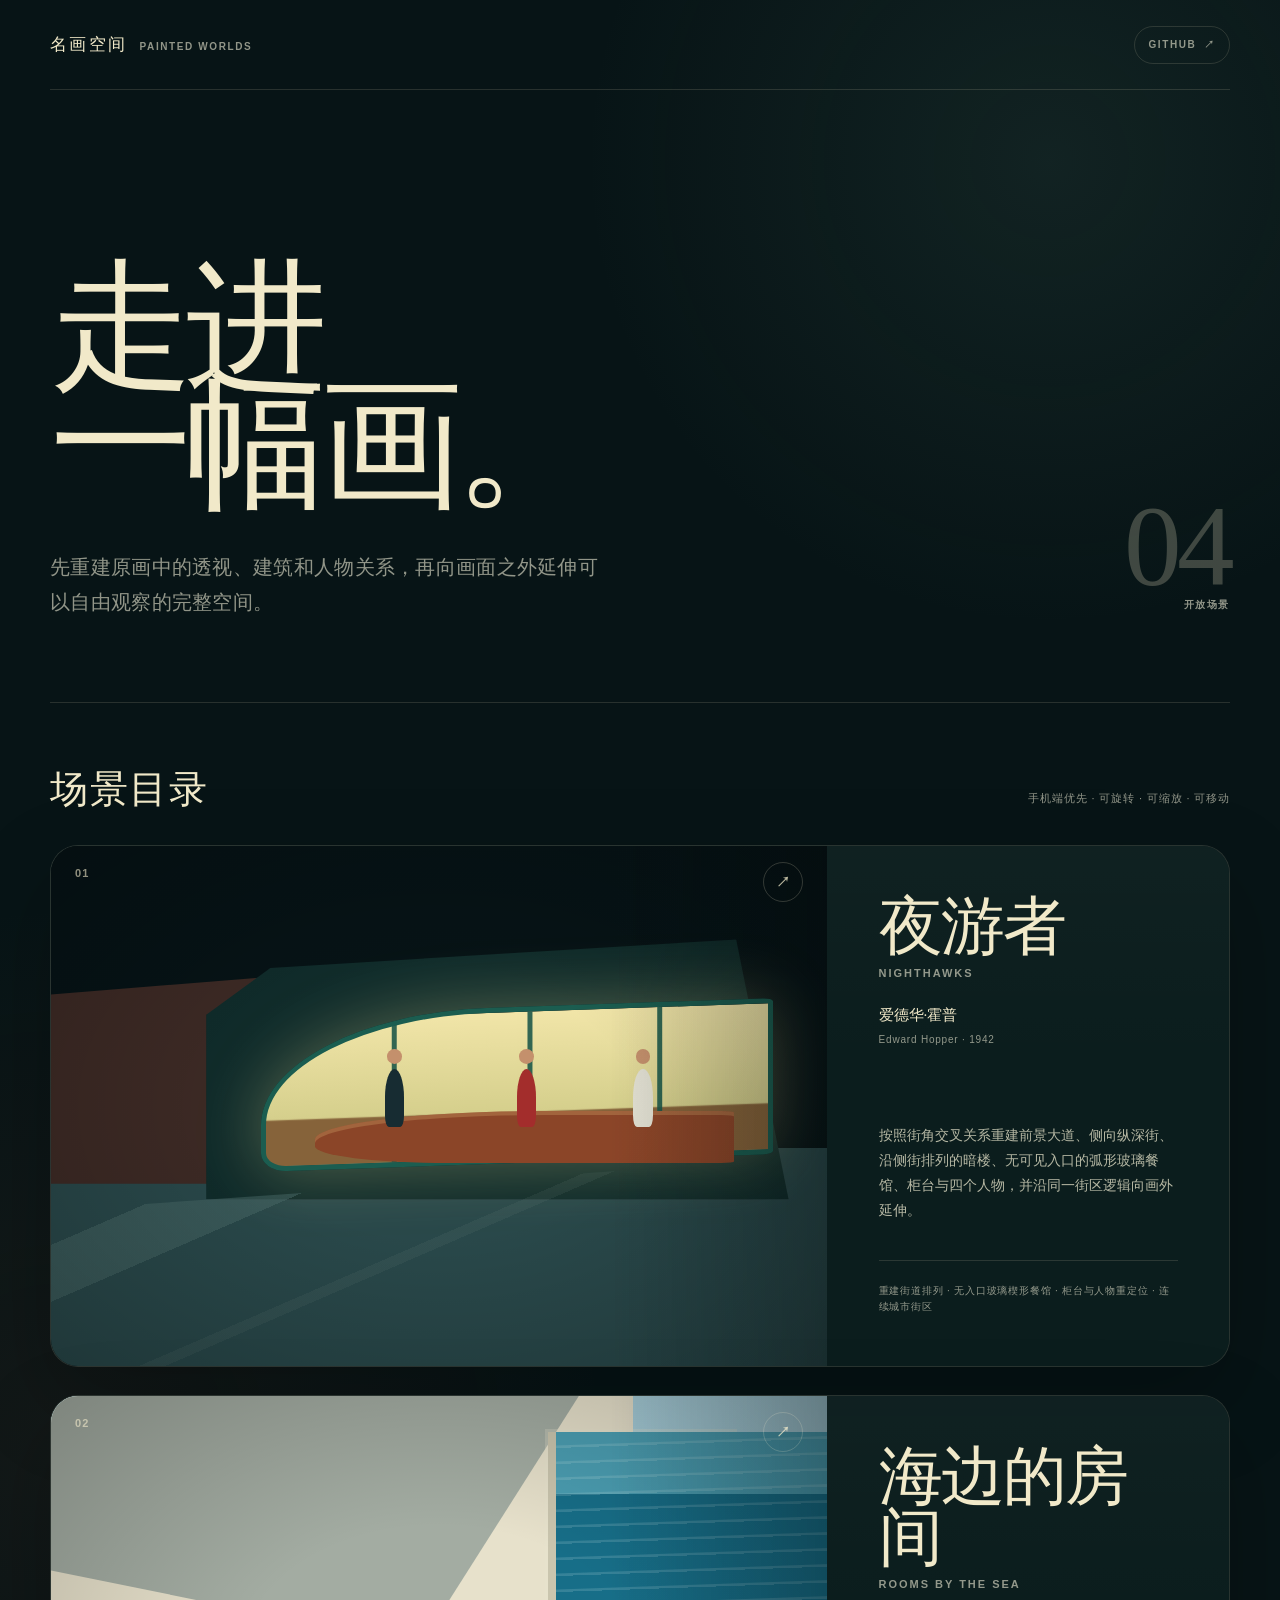
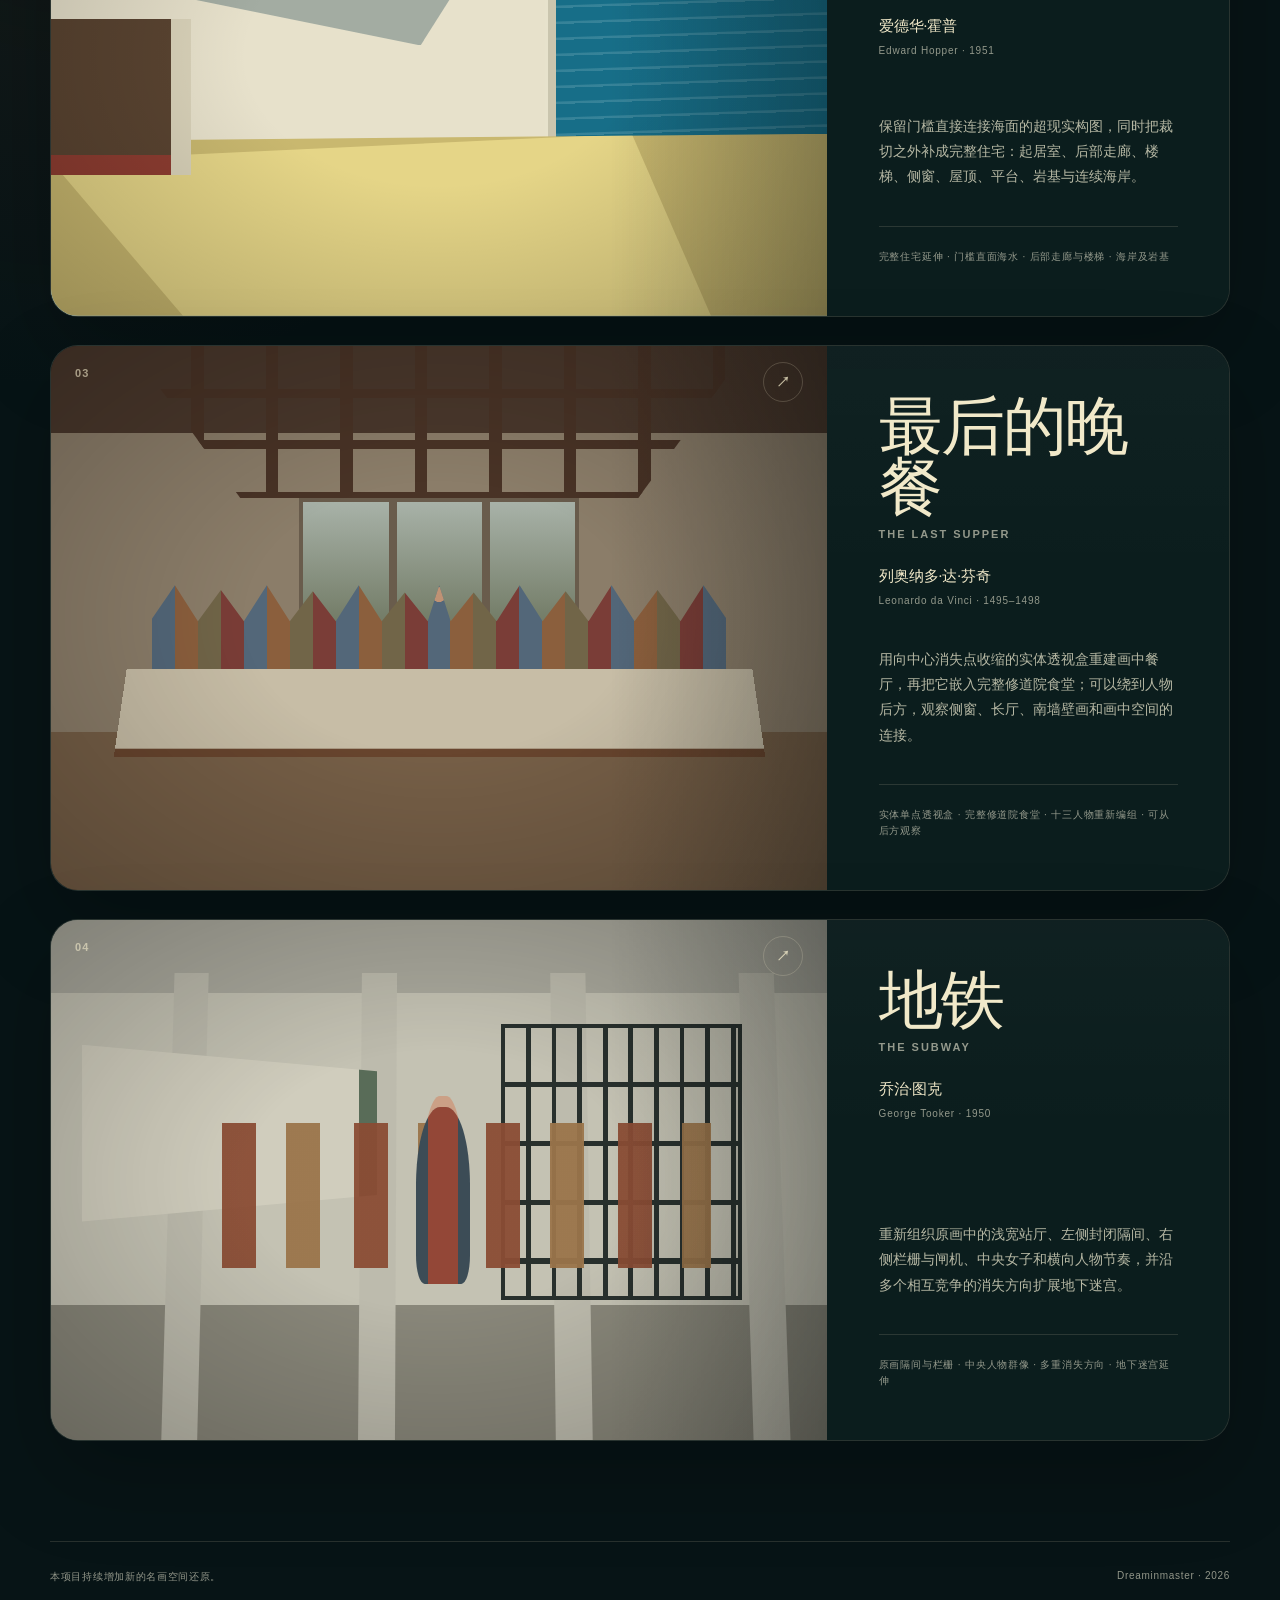
<file: index.html>
<!doctype html>
<html lang="zh-CN">
<head>
  <meta charset="utf-8">
  <meta name="viewport" content="width=device-width, initial-scale=1, viewport-fit=cover">
  <meta name="theme-color" content="#071416">
  <meta name="description" content="把经典名画重新搭建成可以进入、移动和观察的互动三维空间。">
  <title>名画空间 · Painted Worlds</title>
  <link rel="stylesheet" href="./styles.css">
</head>
<body>
  <div class="page-noise" aria-hidden="true"></div>
  <div class="page-glow page-glow-a" aria-hidden="true"></div>
  <div class="page-glow page-glow-b" aria-hidden="true"></div>
  <header class="site-header">
    <a class="site-name" href="./" aria-label="名画空间首页"><span>名画空间</span><small>Painted Worlds</small></a>
    <a class="repository-link" href="https://github.com/Dreaminmaster/-github-achievement-lab" target="_blank" rel="noreferrer">GitHub <span aria-hidden="true">↗</span></a>
  </header>
  <main>
    <section class="hero" aria-labelledby="page-title">
      <div class="hero-copy"><h1 id="page-title">走进<br>一幅画。</h1><p id="site-description">把平面名画重新搭建成可进入、可观察、可移动的三维空间。</p></div>
      <div class="collection-count" aria-label="当前已开放场景数量"><span id="scene-count">04</span><small>开放场景</small></div>
    </section>
    <section class="collection" aria-labelledby="collection-title">
      <div class="section-heading"><h2 id="collection-title">场景目录</h2><p>手机端优先 · 可旋转 · 可缩放 · 可移动</p></div>
      <div id="scene-grid" class="scene-grid">
        <a class="scene-card" href="./scenes/nighthawks/" style="--scene-dark:#061214;--scene-light:#ece2ae;--scene-accent:#a32d2c;--scene-secondary:#1e6554">
          <div class="scene-visual"><div class="nighthawks-mini" aria-hidden="true"><span class="mini-city-block"></span><span class="mini-building"></span><span class="mini-window"></span><span class="mini-counter"></span><span class="mini-person mini-person-a"></span><span class="mini-person mini-person-b"></span><span class="mini-person mini-person-c"></span><span class="mini-street"></span></div><span class="scene-index">01</span><span class="enter-mark" aria-hidden="true">↗</span></div>
          <div class="scene-copy"><div class="scene-heading"><div><h2>夜游者</h2><p class="english-title">Nighthawks</p></div><p class="artist">爱德华·霍普<br><span>Edward Hopper · 1942</span></p></div><p class="scene-description">重建弧形玻璃餐厅、交叉街道、对街暗楼、长柜台和四个人物，并向画外延伸寂静城市。</p><p class="scene-features">重构街角关系 · 持久双指缩放 · 画外城市延伸</p></div>
        </a>
        <a class="scene-card" href="./scenes/rooms-by-the-sea/" style="--scene-dark:#6aa4b5;--scene-light:#f0e6c7;--scene-accent:#8f3d30;--scene-secondary:#c6b46f">
          <div class="scene-visual"><div class="rooms-mini" aria-hidden="true"><span class="rooms-wall"></span><span class="rooms-shadow"></span><span class="rooms-door"></span><span class="rooms-ocean"></span><span class="rooms-floor"></span><span class="rooms-side-room"></span></div><span class="scene-index">02</span><span class="enter-mark" aria-hidden="true">↗</span></div>
          <div class="scene-copy"><div class="scene-heading"><div><h2>海边的房间</h2><p class="english-title">Rooms by the Sea</p></div><p class="artist">爱德华·霍普<br><span>Edward Hopper · 1951</span></p></div><p class="scene-description">进入直面海水的明亮房间，在锐利日光、相邻起居室和不合现实的门槛之间自由探索。</p><p class="scene-features">海面动态延伸 · 几何日光 · 相邻房间补全</p></div>
        </a>
        <a class="scene-card" href="./scenes/last-supper/" style="--scene-dark:#30251f;--scene-light:#c7bda6;--scene-accent:#8e3b35;--scene-secondary:#355e7a">
          <div class="scene-visual"><div class="generic-mini" aria-hidden="true"><span></span><span></span><span></span></div><span class="scene-index">03</span><span class="enter-mark" aria-hidden="true">↗</span></div>
          <div class="scene-copy"><div class="scene-heading"><div><h2>最后的晚餐</h2><p class="english-title">The Last Supper</p></div><p class="artist">列奥纳多·达·芬奇<br><span>Leonardo da Vinci · 1495–1498</span></p></div><p class="scene-description">把画内透视餐厅与真实修道院食堂连续起来，重建长桌、三扇远景窗、格状天花与十三人物群像。</p><p class="scene-features">十三人物群像 · 单点透视 · 食堂空间延伸</p></div>
        </a>
        <a class="scene-card" href="./scenes/the-subway/" style="--scene-dark:#777d74;--scene-light:#c6c4b5;--scene-accent:#934737;--scene-secondary:#596c58">
          <div class="scene-visual"><div class="generic-mini" aria-hidden="true"><span></span><span></span><span></span></div><span class="scene-index">04</span><span class="enter-mark" aria-hidden="true">↗</span></div>
          <div class="scene-copy"><div class="scene-heading"><div><h2>地铁</h2><p class="english-title">The Subway</p></div><p class="artist">乔治·图克<br><span>George Tooker · 1950</span></p></div><p class="scene-description">进入由瓷砖柱网、栏栅、闸机、楼梯和多重消失点构成的地下迷宫。</p><p class="scene-features">多消失点迷宫 · 栏栅投影 · 人物群像</p></div>
        </a>
      </div>
    </section>
  </main>
  <footer><p>本项目持续增加新的名画空间还原。</p><p>Dreaminmaster · 2026</p></footer>
  <script type="module" src="./gallery.js"></script>
</body>
</html>
</file>
<file: styles.css>
:root {
  color-scheme: dark;
  --background: #071416;
  --surface: rgba(13, 31, 32, .74);
  --ink: #f1e9c9;
  --muted: rgba(231, 229, 207, .62);
  --line: rgba(236, 228, 192, .14);
  --serif: ui-serif, Georgia, "Times New Roman", serif;
  --sans: ui-sans-serif, -apple-system, BlinkMacSystemFont, "Segoe UI", sans-serif;
}

* { box-sizing: border-box; }

html { min-width: 320px; background: var(--background); scroll-behavior: smooth; }
body { min-height: 100vh; margin: 0; overflow-x: hidden; color: var(--ink); background: radial-gradient(circle at 82% 5%, rgba(80,119,105,.15), transparent 29rem), radial-gradient(circle at 5% 45%, rgba(123,63,38,.11), transparent 34rem), var(--background); font-family: var(--sans); }
a { color: inherit; }
.page-noise,.page-glow { position: fixed; inset: 0; z-index: -1; pointer-events: none; }
.page-noise { opacity: .07; mix-blend-mode: soft-light; background-image: url("data:image/svg+xml,%3Csvg viewBox='0 0 180 180' xmlns='http://www.w3.org/2000/svg'%3E%3Cfilter id='n'%3E%3CfeTurbulence type='fractalNoise' baseFrequency='.84' numOctaves='3' stitchTiles='stitch'/%3E%3C/filter%3E%3Crect width='100%25' height='100%25' filter='url(%23n)' opacity='.45'/%3E%3C/svg%3E"); background-size: 230px 230px; }
.page-glow { filter: blur(70px); opacity: .4; }
.page-glow-a { inset: -20vh auto auto -20vw; width: 54vw; height: 54vw; background: rgba(71,104,93,.18); }
.page-glow-b { inset: auto -20vw -25vh auto; width: 50vw; height: 50vw; background: rgba(113,60,40,.13); }
.site-header,main,footer { width: min(1180px, calc(100% - 48px)); margin-inline: auto; }
.site-header { display:flex; align-items:center; justify-content:space-between; min-height:90px; padding-top:env(safe-area-inset-top); border-bottom:1px solid var(--line); }
.site-name { display:inline-flex; align-items:baseline; gap:12px; text-decoration:none; }
.site-name span { font:500 17px/1 var(--serif); letter-spacing:.14em; }
.site-name small,.repository-link { color:var(--muted); font-size:10px; font-weight:650; letter-spacing:.16em; text-transform:uppercase; }
.repository-link { display:inline-flex; align-items:center; gap:8px; min-height:38px; padding:0 13px; border:1px solid var(--line); border-radius:999px; text-decoration:none; transition:border-color .2s ease,color .2s ease,transform .2s ease; }
.repository-link:hover { color:var(--ink); border-color:rgba(236,228,192,.28); }
.repository-link:active { transform:scale(.96); }
.repository-link:focus-visible,.scene-card:focus-visible { outline:2px solid rgba(240,232,194,.74); outline-offset:4px; }
.hero { display:grid; grid-template-columns:minmax(0,1fr) auto; gap:48px; align-items:end; min-height:clamp(440px,68vh,720px); padding:74px 0 82px; }
.hero-copy h1 { max-width:760px; margin:0; font:400 clamp(66px,11.2vw,154px)/.82 var(--serif); letter-spacing:-.055em; text-wrap:balance; }
.hero-copy>p { max-width:560px; margin:46px 0 0; color:var(--muted); font:400 clamp(15px,1.7vw,20px)/1.75 var(--sans); letter-spacing:.015em; }
.collection-count { display:grid; justify-items:end; gap:7px; padding-bottom:8px; }
.collection-count span { font:400 clamp(66px,9vw,118px)/.76 var(--serif); letter-spacing:-.04em; color:rgba(241,233,201,.24); }
.collection-count small { color:var(--muted); font-size:10px; font-weight:650; letter-spacing:.16em; }
.collection { padding:66px 0 100px; border-top:1px solid var(--line); }
.section-heading { display:flex; align-items:baseline; justify-content:space-between; gap:24px; margin-bottom:34px; }
.section-heading h2 { margin:0; font:500 clamp(24px,3vw,38px)/1.1 var(--serif); letter-spacing:.04em; }
.section-heading p { margin:0; color:var(--muted); font-size:11px; letter-spacing:.08em; }
.scene-grid { display:grid; gap:28px; }
.scene-card { display:grid; grid-template-columns:minmax(0,1.45fr) minmax(300px,.75fr); min-height:520px; overflow:hidden; border:1px solid var(--line); border-radius:28px; color:var(--ink); background:rgba(11,27,28,.58); box-shadow:0 35px 90px rgba(0,0,0,.24); text-decoration:none; transform:translateZ(0); transition:transform .4s cubic-bezier(.2,.7,.2,1),border-color .3s ease,box-shadow .4s ease; }
.scene-card:hover { transform:translateY(-5px); border-color:rgba(236,228,192,.24); box-shadow:0 45px 110px rgba(0,0,0,.34); }
.scene-visual { position:relative; min-height:520px; overflow:hidden; background:radial-gradient(circle at 63% 43%,color-mix(in srgb,var(--scene-light) 20%,transparent),transparent 30%),linear-gradient(145deg,color-mix(in srgb,var(--scene-dark) 92%,black),var(--scene-dark)); }
.scene-visual::after { content:""; position:absolute; inset:0; background:linear-gradient(90deg,transparent 72%,rgba(3,9,10,.24)),radial-gradient(ellipse at center,transparent 35%,rgba(0,0,0,.28) 115%); pointer-events:none; }
.scene-index,.enter-mark { position:absolute; z-index:4; top:22px; font:600 11px/1 var(--sans); letter-spacing:.1em; }
.scene-index { left:24px; color:rgba(246,238,205,.58); }
.enter-mark { right:24px; top:16px; display:grid; place-items:center; width:40px; height:40px; border:1px solid rgba(246,238,205,.19); border-radius:50%; color:rgba(246,238,205,.76); font-size:14px; transition:transform .35s ease,background .35s ease; }
.scene-card:hover .enter-mark { transform:rotate(45deg); background:rgba(246,238,205,.08); }
.scene-copy { display:flex; flex-direction:column; justify-content:space-between; gap:36px; padding:clamp(30px,4vw,58px); background:linear-gradient(180deg,rgba(255,255,255,.018),transparent 42%),var(--surface); }
.scene-heading { display:grid; gap:25px; }
.scene-heading h2 { margin:0; font:400 clamp(42px,5vw,68px)/.95 var(--serif); letter-spacing:-.03em; }
.english-title { margin:10px 0 0; color:var(--muted); font:600 11px/1 var(--sans); letter-spacing:.18em; text-transform:uppercase; }
.artist { margin:0; font:500 15px/1.55 var(--serif); }
.artist span { color:var(--muted); font:500 10px/1.4 var(--sans); letter-spacing:.08em; }
.scene-description { max-width:390px; margin:auto 0 0; color:rgba(235,232,207,.76); font:400 14px/1.8 var(--sans); }
.scene-features { margin:0; padding-top:22px; border-top:1px solid var(--line); color:var(--muted); font-size:10px; line-height:1.6; letter-spacing:.08em; }

.nighthawks-mini { position:absolute; inset:0; perspective:900px; background:linear-gradient(180deg,#061316 0 58%,#29484a 58% 100%); }
.mini-city-block { position:absolute; left:0; top:25%; width:30%; height:40%; background:#3d2a25; clip-path:polygon(0 9%,100% 0,100% 100%,0 100%); box-shadow:inset -10px 0 rgba(3,12,13,.35); }
.mini-building { position:absolute; left:20%; right:5%; top:18%; height:50%; background:#102c2b; clip-path:polygon(11% 11%,91% 0,100% 100%,0 100%,0 29%); box-shadow:0 16px 50px rgba(0,0,0,.42); }
.mini-window { position:absolute; left:27%; right:7%; top:31%; height:30%; border:5px solid #1b5d50; border-radius:44% 2% 2% 5%/70% 2% 2% 12%; background:linear-gradient(90deg,transparent 25%,rgba(25,85,71,.88) 25% 26%,transparent 26% 52%,rgba(25,85,71,.88) 52% 53%,transparent 53% 78%,rgba(25,85,71,.88) 78% 79%,transparent 79%),linear-gradient(180deg,#f1e5a8 0%,#d5cf8c 68%,#86633a 69% 100%); box-shadow:0 0 65px rgba(231,220,150,.32); transform:skewY(-2deg); }
.mini-counter { position:absolute; left:34%; right:12%; top:51%; height:10%; border-radius:55% 3% 3% 32%; background:#8b4528; box-shadow:inset 0 4px rgba(232,192,126,.25); }
.mini-person { position:absolute; top:43%; width:2.5%; height:11%; border-radius:50% 50% 20% 20%; background:#172c32; }
.mini-person::before { content:""; position:absolute; left:12%; top:-36%; width:76%; aspect-ratio:1; border-radius:50%; background:#c4906c; }
.mini-person-a { left:43%; }
.mini-person-b { left:60%; background:var(--scene-accent); }
.mini-person-c { left:75%; background:#e1dfd1; }
.mini-street { position:absolute; left:-12%; right:-10%; bottom:-8%; height:43%; background:linear-gradient(160deg,transparent 0 12%,rgba(73,105,103,.5) 12% 22%,transparent 22% 40%,rgba(112,134,127,.12) 40% 42%,transparent 42%); transform:skewY(-4deg); }

.rooms-mini { position:absolute; inset:0; overflow:hidden; background:#a8cfdb; }
.rooms-wall { position:absolute; left:0; top:0; width:75%; height:76%; background:#e7e1cb; clip-path:polygon(0 0,100% 0,100% 100%,0 89%); }
.rooms-shadow { position:absolute; left:0; top:0; width:68%; height:48%; background:#899994; opacity:.72; clip-path:polygon(0 0,100% 0,70% 100%,0 70%); }
.rooms-door { position:absolute; right:12%; top:7%; width:24%; height:70%; border-left:8px solid #cac5ae; border-right:7px solid #d8d3bc; background:transparent; box-shadow:0 0 0 3px rgba(231,225,203,.28); }
.rooms-ocean { position:absolute; right:0; top:7%; width:35%; height:70%; background:repeating-linear-gradient(178deg,transparent 0 13px,rgba(218,240,239,.16) 14px 16px),linear-gradient(#4b9eb2 0 17%,#176e88 17% 100%); }
.rooms-floor { position:absolute; inset:auto 0 0; height:35%; background:#c9b86f; clip-path:polygon(0 4%,100% 0,100% 100%,0 100%); }
.rooms-floor::after { content:""; position:absolute; left:0; top:0; width:85%; height:100%; background:rgba(255,239,157,.52); clip-path:polygon(0 15%,88% 0,100% 100%,20% 100%); }
.rooms-side-room { position:absolute; left:0; top:43%; width:18%; height:30%; background:#5a4431; box-shadow:inset -20px 0 #d9d2b9,inset 0 -20px #8e3d31; }
.generic-mini { position:absolute; inset:0; display:grid; place-items:center; background:linear-gradient(145deg,var(--scene-dark),color-mix(in srgb,var(--scene-secondary) 60%,var(--scene-dark))); }
.generic-mini span { position:absolute; width:38%; aspect-ratio:1; border:1px solid color-mix(in srgb,var(--scene-light) 28%,transparent); border-radius:50%; }
.generic-mini span:nth-child(2) { width:27%; transform:translate(32%,-18%); }
.generic-mini span:nth-child(3) { width:17%; transform:translate(-65%,68%); background:color-mix(in srgb,var(--scene-accent) 30%,transparent); }
.empty-state { margin:0; padding:70px 24px; border:1px solid var(--line); border-radius:24px; color:var(--muted); text-align:center; }
footer { display:flex; justify-content:space-between; gap:24px; padding:28px 0 max(34px,env(safe-area-inset-bottom)); border-top:1px solid var(--line); color:var(--muted); font-size:10px; letter-spacing:.07em; }
footer p { margin:0; }
@media (max-width:850px) { .hero { min-height:560px; } .scene-card { grid-template-columns:1fr; } .scene-visual { min-height:min(67vw,470px); } .scene-copy { min-height:370px; } }
@media (max-width:620px) { .site-header,main,footer { width:min(100% - 28px,1180px); } .site-header { min-height:74px; } .site-name { display:grid; gap:5px; } .site-name span { font-size:15px; } .site-name small { font-size:8px; } .repository-link { min-height:36px; font-size:9px; } .hero { grid-template-columns:1fr; align-content:end; gap:50px; min-height:calc(100svh - 74px); padding:72px 0 58px; } .hero-copy h1 { font-size:clamp(64px,23vw,102px); } .hero-copy>p { margin-top:34px; font-size:15px; line-height:1.75; } .collection-count { justify-items:start; } .collection-count span { font-size:62px; } .collection { padding:50px 0 70px; } .section-heading { display:grid; gap:10px; } .section-heading p { line-height:1.6; } .scene-card { min-height:0; border-radius:22px; } .scene-visual { min-height:64vw; } .scene-copy { min-height:340px; padding:28px 24px; } .scene-heading h2 { font-size:46px; } .scene-description { font-size:13px; } footer { display:grid; line-height:1.6; } }
@media (prefers-reduced-motion:reduce) { html { scroll-behavior:auto; } *,*::before,*::after { transition-duration:.001ms !important; } }
</file>
